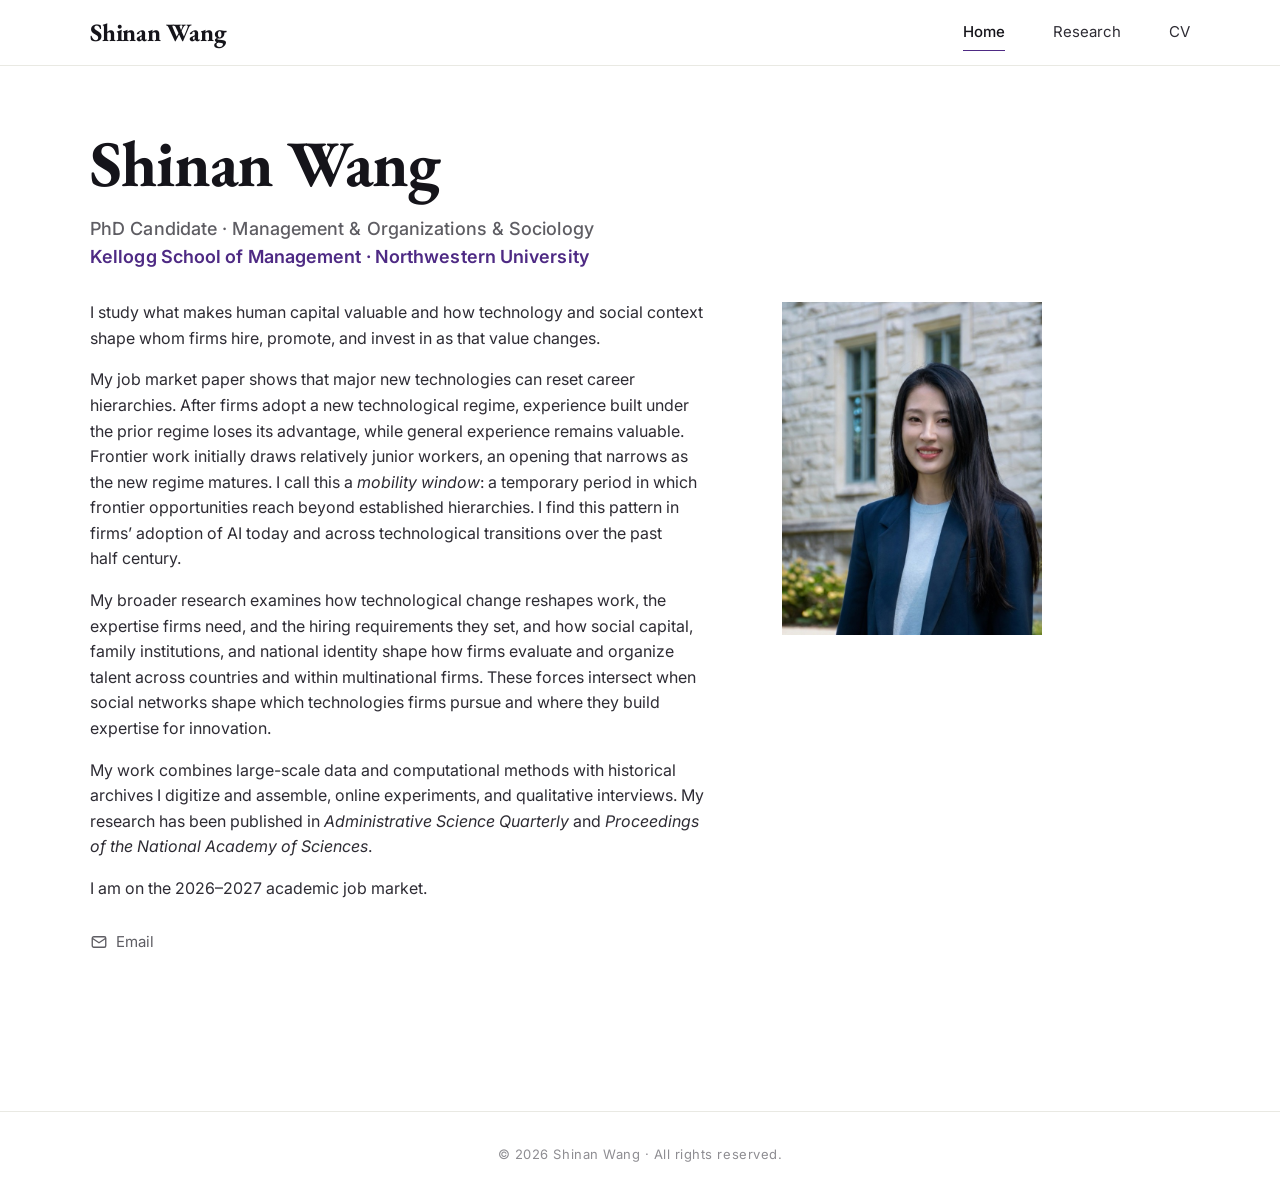
<file: index.html>
<!DOCTYPE html>
<html lang="en">
<head>
<meta charset="UTF-8">
<meta name="viewport" content="width=device-width, initial-scale=1">
<title>Shinan Wang — Kellogg School of Management, Northwestern University</title>
<meta name="description" content="Shinan Wang — PhD Candidate in Management &amp; Organizations &amp; Sociology at the Kellogg School of Management, Northwestern University. Research on technological change, careers, the future of work, and how labor markets differ across societies.">
<link rel="canonical" href="https://www.shinanwang.com/">

<!-- Open Graph -->
<meta property="og:type" content="profile">
<meta property="og:title" content="Shinan Wang — Kellogg School of Management">
<meta property="og:description" content="PhD Candidate at Kellogg. Research on technological change, careers, the future of work, and hiring across societies.">
<meta property="og:url" content="https://www.shinanwang.com/">
<meta property="og:image" content="https://www.shinanwang.com/assets/portrait.jpg?v=14">
<meta name="twitter:card" content="summary_large_image">

<!-- Favicon -->
<link rel="icon" type="image/svg+xml" href="assets/favicon.svg">

<!-- Fonts -->
<link rel="preconnect" href="https://fonts.googleapis.com">
<link rel="preconnect" href="https://fonts.gstatic.com" crossorigin>
<link href="https://fonts.googleapis.com/css2?family=EB+Garamond:wght@500;600;700;800&family=Source+Serif+4:opsz,wght@8..60,400;8..60,500;8..60,600&family=Inter:wght@400;500;600&display=swap" rel="stylesheet">

<link rel="stylesheet" href="assets/site.css?v=3">

<!-- Structured data: helps Google build a knowledge card and disambiguate the name -->
<script type="application/ld+json">
{
  "@context": "https://schema.org",
  "@type": "Person",
  "name": "Shinan Wang",
  "url": "https://www.shinanwang.com",
  "image": "https://www.shinanwang.com/assets/portrait.jpg",
  "jobTitle": "PhD Candidate",
  "email": "shinan.wang@kellogg.northwestern.edu",
  "worksFor": {
    "@type": "CollegeOrUniversity",
    "name": "Kellogg School of Management, Northwestern University"
  },
  "alumniOf": [
    { "@type": "CollegeOrUniversity", "name": "University of Chicago" },
    { "@type": "CollegeOrUniversity", "name": "Brandeis University" }
  ],
  "knowsAbout": ["Technological change", "Future of work", "Careers", "Labor markets", "Hiring", "Artificial intelligence", "Economic sociology", "Organizations"],
  "sameAs": [
    "https://scholar.google.com/citations?user=ywrjT5EAAAAJ&hl=en"
  ]
}
</script>
</head>
<body>

<nav class="site-nav" aria-label="Primary">
  <div class="inner">
    <a href="/" class="brand plain">
      <span class="brand-name">Shinan Wang</span>
    </a>
    <div class="links">
      <a href="/" aria-current="page">Home</a>
      <a href="research.html">Research</a>
      <a href="cv.html">CV</a>
    </div>
  </div>
</nav>

<main>
  <div class="container-wide">

    <section class="hero">
      <div class="hero-text">
        <h1 class="hero-name">Shinan Wang</h1>
        <p class="hero-title">
          PhD Candidate · Management &amp; Organizations &amp; Sociology<br>
          <span class="inst-accent">Kellogg School of Management · Northwestern University</span>
        </p>
        <p class="hero-bio">
          I study what makes human capital valuable and how technology and social context shape whom firms hire, promote, and invest in as that value changes.
        </p>
        <p class="hero-bio">
          My job market paper shows that major new technologies can reset career hierarchies. After firms adopt a new technological regime, experience built under the prior regime loses its advantage, while general experience remains valuable. Frontier work initially draws relatively junior workers, an opening that narrows as the new regime matures. I call this a <em>mobility window</em>: a temporary period in which frontier opportunities reach beyond established hierarchies. I find this pattern in firms&rsquo; adoption of AI today and across technological transitions over the past half century.
        </p>
        <p class="hero-bio">
          My broader research examines how technological change reshapes work, the expertise firms need, and the hiring requirements they set, and how social capital, family institutions, and national identity shape how firms evaluate and organize talent across countries and within multinational firms. These forces intersect when social networks shape which technologies firms pursue and where they build expertise for innovation.
        </p>
        <p class="hero-bio">
          My work combines large-scale data and computational methods with historical archives I digitize and assemble, online experiments, and qualitative interviews. My research has been published in <em>Administrative Science Quarterly</em> and <em>Proceedings of the National Academy of Sciences</em>.
        </p>
        <p class="hero-bio">I am on the 2026&ndash;2027 academic job market.</p>

        <div class="socials">
          <a href="mailto:shinan.wang@kellogg.northwestern.edu" aria-label="Email">
            <svg viewBox="0 0 24 24" fill="none" stroke="currentColor" stroke-width="1.8"><rect x="3" y="5" width="18" height="14" rx="2"></rect><path d="m3 7 9 6 9-6"></path></svg>
            Email
          </a>
        </div>
      </div>

      <div class="hero-portrait">
        <div class="frame" aria-label="Shinan Wang">
          <img src="assets/portrait.jpg?v=14" alt="Shinan Wang">
        </div>
      </div>
    </section>

  </div>
</main>

<footer class="page-footer">
  © 2026 Shinan Wang · All rights reserved.
</footer>

</body>
</html>
</file>
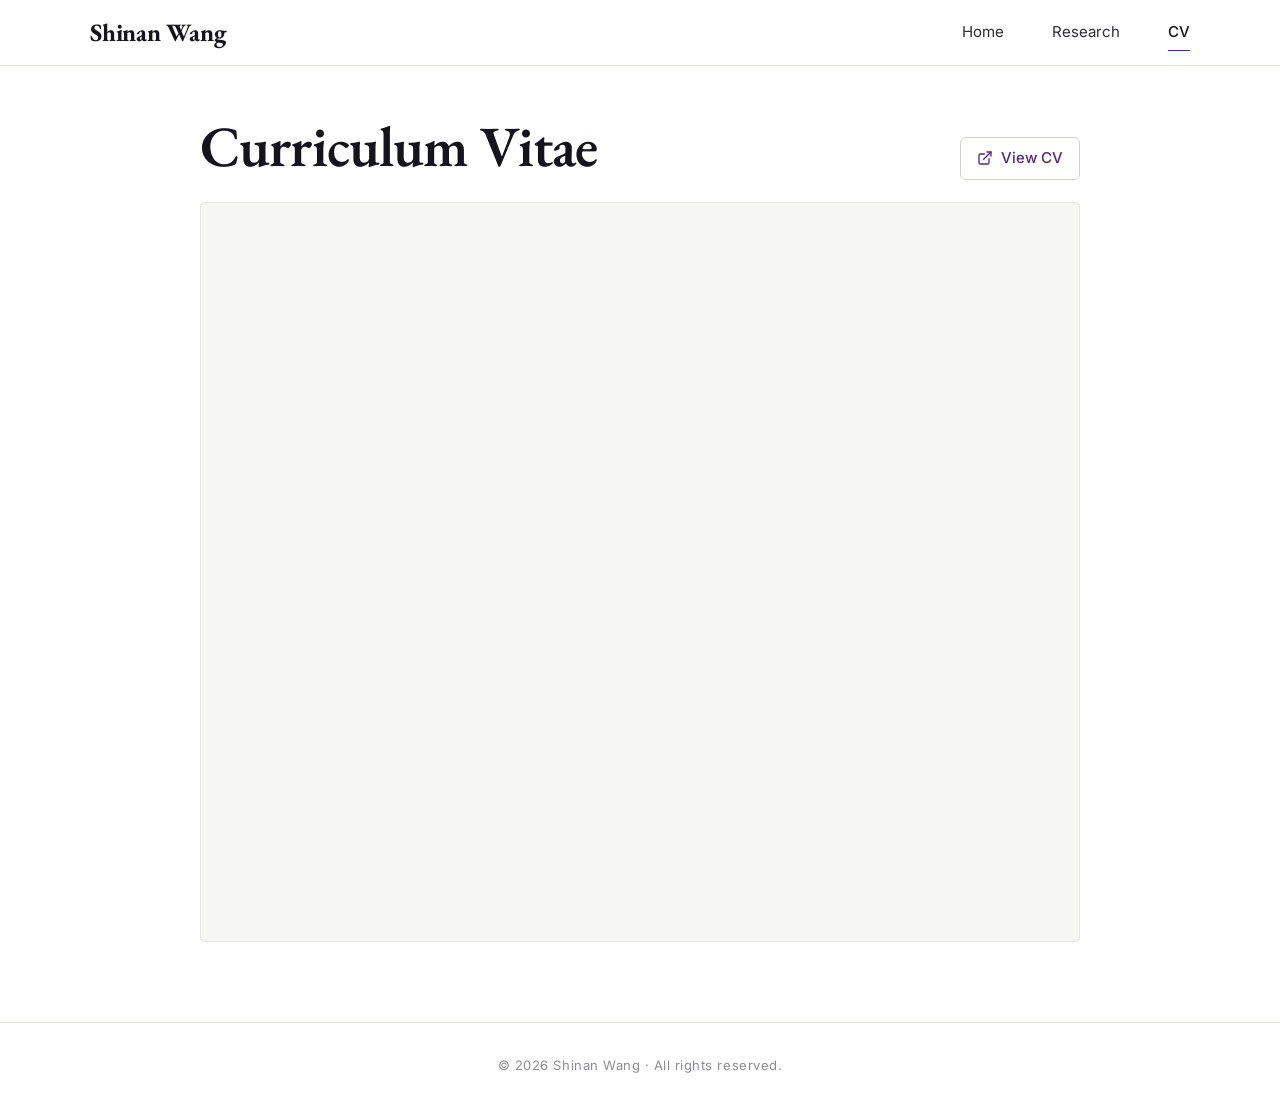
<file: cv.html>
<!DOCTYPE html>
<html lang="en">
<head>
<meta charset="UTF-8">
<meta name="viewport" content="width=device-width, initial-scale=1">
<title>CV — Shinan Wang</title>
<meta name="description" content="Curriculum Vitae — Shinan Wang, Kellogg School of Management, Northwestern University.">
<link rel="canonical" href="https://www.shinanwang.com/cv.html">

<link rel="icon" type="image/svg+xml" href="assets/favicon.svg">

<link rel="preconnect" href="https://fonts.googleapis.com">
<link rel="preconnect" href="https://fonts.gstatic.com" crossorigin>
<link href="https://fonts.googleapis.com/css2?family=EB+Garamond:wght@500;600;700;800&family=Source+Serif+4:opsz,wght@8..60,400;8..60,500;8..60,600&family=Inter:wght@400;500;600&display=swap" rel="stylesheet">

<link rel="stylesheet" href="assets/site.css?v=3">

<style>
  .cv-card {
    padding: 48px 0 0;
    display: flex;
    align-items: baseline;
    justify-content: space-between;
    gap: 20px;
    flex-wrap: wrap;
  }
  .cv-title {
    font-family: var(--font-display);
    font-size: clamp(41px, 5vw, 57px);
    font-weight: 600;
    letter-spacing: -0.015em;
    margin: 0;
  }
  .cv-download {
    font-family: var(--font-sans);
    font-size: 15px;
    font-weight: 500;
    display: inline-flex;
    align-items: center;
    gap: 8px;
    color: var(--accent);
    border: 1px solid var(--rule-strong);
    border-radius: 6px;
    padding: 8px 16px;
    transition: border-color var(--t-fast), color var(--t-fast);
  }
  .cv-download:hover { border-color: var(--accent); text-decoration: none; }
  .cv-download svg { width: 16px; height: 16px; }

  .cv-viewer {
    margin: 22px 0 64px;
    width: 100%;
    aspect-ratio: 8.5 / 11;
    max-height: calc(100vh - 160px);
    border: 1px solid var(--rule);
    border-radius: 4px;
    overflow: hidden;
    background: var(--bg-muted);
  }
  .cv-viewer iframe {
    width: 100%; height: 100%;
    border: 0;
    display: block;
  }
  .cv-fallback {
    padding: 32px;
    text-align: center;
    font-family: var(--font-sans);
    font-size: 15px;
    color: var(--fg-muted);
  }
  .cv-fallback a { color: var(--accent); }

  @media (max-width: 640px) {
    .cv-viewer { display: none; }
    .cv-card { padding: 48px 0 96px; }
  }
</style>

</head>
<body>

<nav class="site-nav" aria-label="Primary">
  <div class="inner">
    <a href="/" class="brand plain">
      <span class="brand-name">Shinan Wang</span>
    </a>
    <div class="links">
      <a href="/">Home</a>
      <a href="research.html">Research</a>
      <a href="cv.html" aria-current="page">CV</a>
    </div>
  </div>
</nav>

<main>
  <div class="container-mid">

    <section class="cv-card">
      <h1 class="cv-title">Curriculum Vitae</h1>
      <!-- TODO: drop your CV PDF into the site root as shinan-wang_cv.pdf -->
      <a class="cv-download" href="shinan-wang_cv.pdf?v=6" target="_blank" rel="noopener">
        <svg viewBox="0 0 24 24" fill="none" stroke="currentColor" stroke-width="2" stroke-linecap="round" stroke-linejoin="round"><path d="M18 13v6a2 2 0 0 1-2 2H5a2 2 0 0 1-2-2V8a2 2 0 0 1 2-2h6"/><path d="M15 3h6v6"/><path d="M10 14 21 3"/></svg>
        View CV
      </a>
    </section>

    <div class="cv-viewer">
      <iframe src="shinan-wang_cv.pdf?v=6#view=FitH&toolbar=0" title="Shinan Wang — CV">
        <div class="cv-fallback">
          Your browser cannot display the inline PDF.
          <a href="shinan-wang_cv.pdf?v=6" target="_blank" rel="noopener">Open the CV in a new tab</a>.
        </div>
      </iframe>
    </div>

  </div>
</main>

<footer class="page-footer">
  © 2026 Shinan Wang · All rights reserved.
</footer>

</body>
</html>
</file>
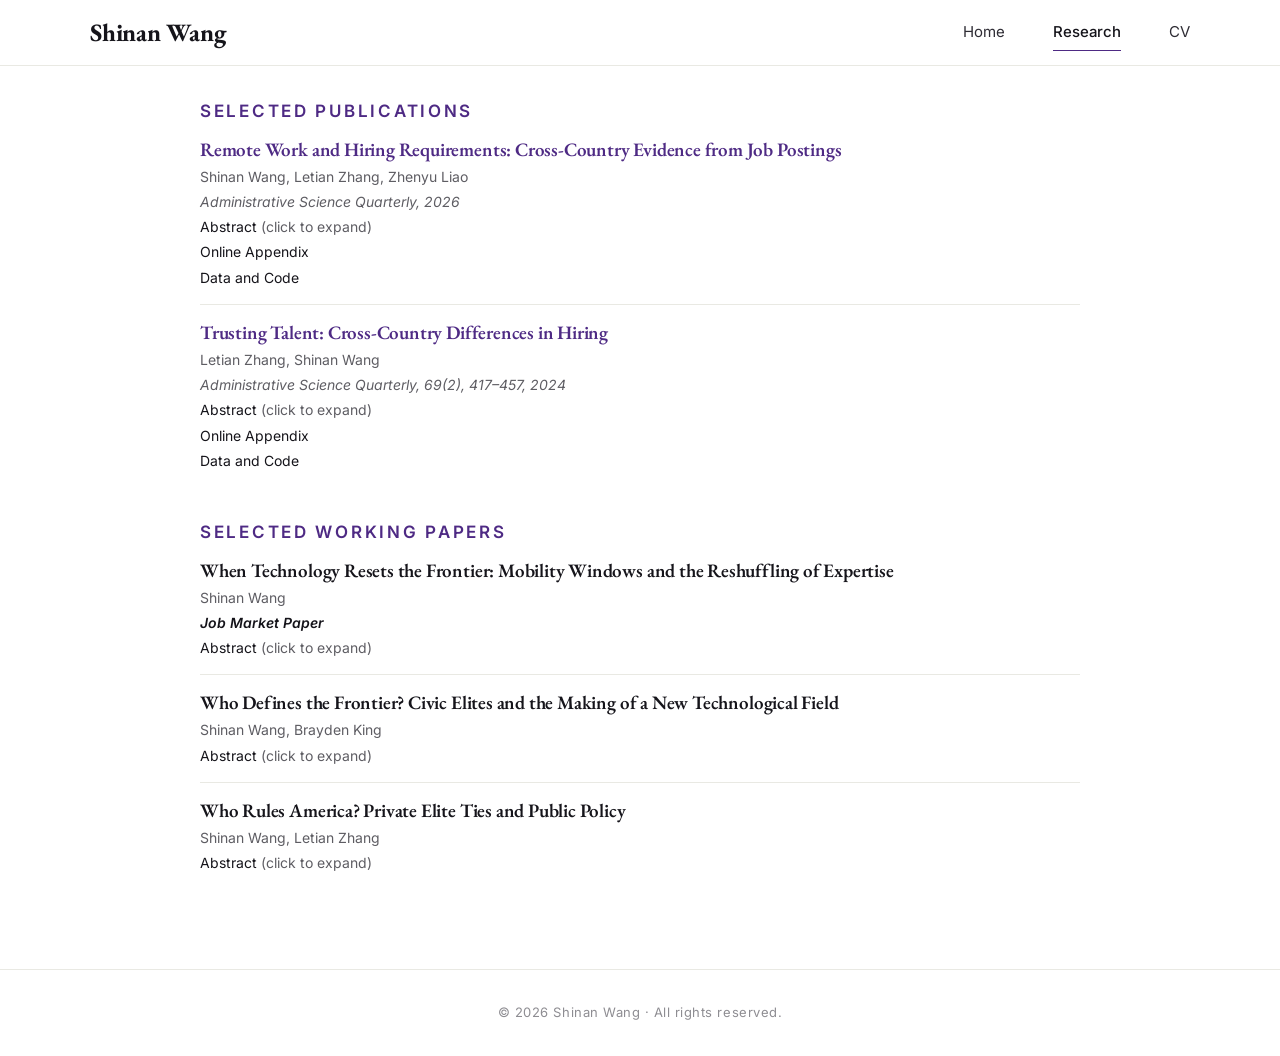
<file: research.html>
<!DOCTYPE html>
<html lang="en">
<head>
<meta charset="UTF-8">
<meta name="viewport" content="width=device-width, initial-scale=1">
<title>Research — Shinan Wang</title>
<meta name="description" content="Research by Shinan Wang on technological change, careers, and the future of work; hiring and skills around the world; and the social fabric of work.">
<link rel="canonical" href="https://www.shinanwang.com/research.html">

<link rel="icon" type="image/svg+xml" href="assets/favicon.svg">

<link rel="preconnect" href="https://fonts.googleapis.com">
<link rel="preconnect" href="https://fonts.gstatic.com" crossorigin>
<link href="https://fonts.googleapis.com/css2?family=EB+Garamond:wght@500;600;700;800&family=Source+Serif+4:opsz,wght@8..60,400;8..60,500;8..60,600&family=Inter:wght@400;500;600&display=swap" rel="stylesheet">

<link rel="stylesheet" href="assets/site.css?v=3">
</head>
<body>

<nav class="site-nav" aria-label="Primary">
  <div class="inner">
    <a href="/" class="brand plain">
      <span class="brand-name">Shinan Wang</span>
    </a>
    <div class="links">
      <a href="/">Home</a>
      <a href="research.html" aria-current="page">Research</a>
      <a href="cv.html">CV</a>
    </div>
  </div>
</nav>

<main>
  <div class="container-mid">

    <section class="section" style="margin-top:36px;">
      <h3 class="paper-group-heading">Selected Publications</h3>

      <!-- ============================================================
           EDITING A PAPER ENTRY:
           - Title  -> the paper PDF/DOI opens when you click the title (edit its href)
           - Abstract -> paste text inside <p class="abs-body">
           - Data and Code -> turn the placeholder into a link:
               <span class="p-line">Online Appendix</span>
        <span class="p-line">Data and Code</span>
               becomes
               <a class="p-line" href="URL" target="_blank" rel="noopener">Data and Code</a>
           ============================================================ -->

      <!-- 1. Remote Work (ASQ 2026) — main PDF + appendix hosted in /papers -->
      <article class="paper-item">
        <h3><a href="papers/remote-work.pdf" target="_blank" rel="noopener">Remote Work and Hiring Requirements: Cross-Country Evidence from Job Postings</a></h3>
        <p class="paper-meta"><span class="me">Shinan Wang</span>, Letian Zhang, Zhenyu Liao</p>
        <p class="paper-venue">Administrative Science Quarterly, 2026</p>
        <details class="abs">
          <summary>Abstract <span class="hint">(click to expand)</span></summary>
          <p class="abs-body">In this article, we show that remote work is associated with higher skill and qualification requirements in hiring. Drawing on qualitative interviews, we identify several mechanisms through which remote work raises hiring standards. By reducing face-to-face interaction and real-time communication, remote work makes training and employee support more challenging, expands the pool of applicants, and leads employers to rely more on quantifiable metrics. We tested these ideas by analyzing over 50 million job postings from 28 European countries between 2018 and 2021 and found that the shift to remote work is associated with a higher number of required skills and greater work experience for a job. These findings indicate that remote work contributes to skill upgrading in the labor market.</p>
        </details>
        <a class="p-line" href="papers/remote-work_appendix.pdf" target="_blank" rel="noopener">Online Appendix</a>
        <a class="p-line" href="papers/Remote_work_Hiring_2026_replication.zip">Data and Code</a>
      </article>

      <!-- 2. Trusting Talent (2024) — main PDF, appendix, and code hosted in /papers -->
      <article class="paper-item">
        <h3><a href="papers/trusting-talent.pdf" target="_blank" rel="noopener">Trusting Talent: Cross-Country Differences in Hiring</a></h3>
        <p class="paper-meta">Letian Zhang, <span class="me">Shinan Wang</span></p>
        <p class="paper-venue">Administrative Science Quarterly, 69(2), 417&ndash;457, 2024</p>
        <details class="abs">
          <summary>Abstract <span class="hint">(click to expand)</span></summary>
          <p class="abs-body">This article argues that a society&rsquo;s level of social trust influences employers&rsquo; hiring strategies. Employers can focus either on applicants&rsquo; potential and select on foundational skills (e.g., social skills, math skills) or on their readiness and select on more-advanced skills (e.g., pricing a derivative). The higher (lower) the social trust&mdash;people&rsquo;s trust in their fellow members of society&mdash;the more (less) employers are willing to invest in employees and grant them role flexibility. Employers in higher-trust societies are therefore more attentive to applicants&rsquo; potential, focusing more on foundational skills than on advanced skills. We empirically test this theory by using a novel dataset of more than 50 million job postings from the 28 European Union countries. We find that the higher a country&rsquo;s social trust, the more its employers require foundational skills instead of advanced skills. Our identification strategy takes advantage of multinational firms in our sample and uses measures of bilateral (country-to-country) trust to predict job requirements, while including an instrumental variable and fixed effects on country, year, employer, and occupation. These findings suggest a novel pathway by which social trust shapes employment practices and organizational strategies.</p>
        </details>
        <a class="p-line" href="papers/trusting-talent_appendix.pdf" target="_blank" rel="noopener">Online Appendix</a>
        <a class="p-line" href="papers/trusting-talent_code.zip">Data and Code</a>
      </article>

    </section>

    <section class="section" style="margin-top:24px;">
      <h3 class="paper-group-heading">Selected Working Papers</h3>

      <!-- Job Market Paper -->
      <article class="paper-item">
        <h3>When Technology Resets the Frontier: Mobility Windows and the Reshuffling of Expertise</h3>
        <p class="paper-meta"><span class="me">Shinan Wang</span></p>
        <p class="paper-venue"><strong>Job Market Paper</strong></p>
        <details class="abs">
          <summary>Abstract <span class="hint">(click to expand)</span></summary>
          <p class="abs-body">Major technological revolutions do more than change the skills organizations demand. They also reshape who reaches the frontier. I argue that technological transitions can weaken the career advantage associated with prior-regime experience, opening temporary mobility windows for less-experienced workers. I examine this argument using longitudinal career histories from Revelio Labs and U.S. patent records spanning nine technological transitions between 1976 and 2023. Around firms&rsquo; adoption of artificial intelligence, entry into AI roles becomes more concentrated among workers with less labor-market experience. Prior computing experience becomes associated with less advancement and greater turnover, while general labor-market experience remains valuable. Similar patterns emerge across earlier technological transitions: frontier work disproportionately involves inventors earlier in their patenting careers, while more prior-regime experience is associated with higher turnover and less influential innovations. The initial gap in inventor seniority narrows as the new regime matures. Together, these findings identify mobility windows as recurring periods in which technological change interrupts established career advantage within firms.</p>
        </details>
      </article>

      <article class="paper-item">
        <h3>Who Defines the Frontier? Civic Elites and the Making of a New Technological Field</h3>
        <p class="paper-meta"><span class="me">Shinan Wang</span>, Brayden King</p>
        <details class="abs">
          <summary>Abstract <span class="hint">(click to expand)</span></summary>
          <p class="abs-body">New technological fields do not emerge from technical possibility alone. Before firms invest in a new domain, they must first come to see it as a legitimate problem worth solving. We examine how environmental technologies became objects of corporate invention before strong markets or regulatory mandates had developed. We combine historical data on environmental charities, elite social affiliations, and U.S. patents from 1900 to 2000. Using these data, we first ask whether the emergence of environmental organizations in local communities changed the direction of inventive activity. We then examine whether firms whose executives were socially connected to environmental elites through shared club memberships became more likely to produce environmental inventions. We find that counties produce a higher share of environmental patents after the founding of their first environmental charity, with no comparable increase following the founding of charities in unrelated domains. We also find that firms become more likely to develop environmental technologies when their executives are socially connected to environmental elites. These patterns emerge before the expansion of modern environmental regulation and are especially visible in how inventors describe the purpose of their work. Our findings show how civic organizations and elite networks can shape the direction of innovation by influencing which social problems firms come to recognize as credible domains for technical investment.</p>
        </details>
      </article>

      <article class="paper-item">
        <h3>Who Rules America? Private Elite Ties and Public Policy</h3>
        <p class="paper-meta"><span class="me">Shinan Wang</span>, Letian Zhang</p>
        <details class="abs">
          <summary>Abstract <span class="hint">(click to expand)</span></summary>
          <p class="abs-body">Modern liberal democracy rests on the idea that public authority should be insulated from private economic power. The United States is often treated as a leading case. We test that idea by examining whether private social ties between politicians and business leaders shape congressional voting. We digitize U.S. social club records and link them to members of Congress, business executives, roll call votes, and floor debate across the twentieth century. Using these data, we then identify bills with clear industry stakes and ask whether legislators connected to affected executives are more likely to vote in ways that benefit those interests. We find strong evidence that they are. The pattern is strongest for high-importance bills and when connected executives&rsquo; firms have a direct stake in the policy. Our findings point to a form of influence that is distinct from formal lobbying and campaign finance. More broadly, they suggest that the functioning of American political institutions cannot be understood from formal rules alone, as private elite ties can still shape public decisions.</p>
        </details>
      </article>

    </section>

  </div>
</main>

<footer class="page-footer">
  © 2026 Shinan Wang · All rights reserved.
</footer>

</body>
</html>
</file>
<file: assets/site.css>
/* ============================================================
   Shinan Wang — personal website
   ============================================================ */

:root {
  --bg: #ffffff;
  --bg-elev: #ffffff;
  --bg-muted: #f6f6f3;
  --fg: #15141a;
  --fg-soft: #2e2c34;
  --fg-muted: #5e5d63;
  --fg-faint: #8e8d92;
  --author-self: #7d7c82;  /* coauthor gray, a touch darker — own-name byline */
  --rule: #e9e9e3;
  --rule-strong: #d3d3cc;

  --accent: #4E2A84;       /* Northwestern purple */
  --accent-soft: #6b4aa3;
  --accent-ink: #3a1f63;
  --accent-tint: #efe8f5;

  --cv-heading: #4f7c8d;   /* steel-teal — matches CV section headings */

  --font-display: "EB Garamond", Georgia, serif;
  --font-body: "Source Serif 4", "Source Serif Pro", Georgia, "Times New Roman", serif;
  --font-sans: "Inter", -apple-system, BlinkMacSystemFont, "Segoe UI", sans-serif;
  --font-mono: "JetBrains Mono", ui-monospace, Menlo, monospace;

  --wide: 1100px;
  --mid: 880px;
  --narrow: 680px;
  --gutter: clamp(20px, 5vw, 56px);

  --t-fast: 120ms;
  --t-med: 220ms;
}

html { color-scheme: light; }

* { box-sizing: border-box; }
html { scroll-behavior: smooth; }
body {
  margin: 0;
  background: var(--bg);
  color: var(--fg);
  font-family: var(--font-body);
  font-size: 19px;
  line-height: 1.65;
  -webkit-font-smoothing: antialiased;
  text-rendering: optimizeLegibility;
}
@media (min-width: 720px) { body { font-size: 20px; } }
@media (min-width: 1000px) { body { font-size: 21px; } }

p { margin: 0 0 1em; text-wrap: pretty; }
a { color: var(--accent); text-decoration: none; }
a:hover { color: var(--accent-ink); text-decoration: underline; text-underline-offset: 3px; }
a.plain { color: inherit; }
a.plain:hover { color: var(--accent); text-decoration: none; }

em, i { font-style: italic; }
strong { font-weight: 600; color: var(--fg); }
hr { border: 0; border-top: 1px solid var(--rule); margin: 2.5rem 0; }

h1, h2, h3, h4 {
  font-family: var(--font-display);
  font-weight: 600;
  line-height: 1.15;
  color: var(--fg);
  margin: 0 0 0.6em;
  letter-spacing: -0.01em;
}

.eyebrow {
  font-family: var(--font-sans);
  font-size: 12px;
  font-weight: 500;
  letter-spacing: 0.14em;
  text-transform: uppercase;
  color: var(--fg-muted);
  margin: 0 0 14px;
}

/* ------------------------------------------------------------ NAV */
.site-nav {
  position: sticky; top: 0; z-index: 20;
  background: var(--bg);
  border-bottom: 1px solid var(--rule);
  padding: 0 var(--gutter);
}
.site-nav .inner {
  max-width: var(--wide);
  margin: 0 auto;
  padding: 12px 0;
  display: flex; align-items: center; justify-content: space-between; gap: 1.5rem;
}
.site-nav .brand {
  font-family: var(--font-display);
  font-size: 25px;
  font-weight: 700;
  letter-spacing: -0.01em;
  color: var(--fg);
  display: inline-flex; align-items: center; gap: 14px;
}
.site-nav .brand:hover { color: var(--fg); }
.site-nav .links {
  display: flex; gap: clamp(1.6rem, 4vw, 3rem); align-items: center;
}
.site-nav .links a {
  font-family: var(--font-sans);
  font-size: 15px;
  font-weight: 400;
  color: var(--fg-soft);
  padding: 2px 0;
  position: relative;
}
.site-nav .links a:hover { color: var(--accent); text-decoration: none; }
.site-nav .links a[aria-current="page"] {
  color: var(--fg);
  font-weight: 500;
}
.site-nav .links a[aria-current="page"]::after {
  content: "";
  position: absolute; left: 0; right: 0; bottom: -4px;
  height: 1.5px; background: var(--accent);
}
@media (max-width: 520px) {
  .site-nav .inner { padding: 14px 0; }
  .site-nav .brand { font-size: 19px; }
  .site-nav .links { gap: 14px; }
  .site-nav .links a { font-size: 14px; }
}
@media (max-width: 640px) {
  .hero-name { font-size: 43px; }
  .hero { padding: 32px 0 32px; gap: 24px; }
  .hero-portrait { order: -1; max-width: 250px; justify-self: center; }
}

/* ------------------------------------------------------------ LAYOUT */
main { padding: 0 var(--gutter); }
.container-wide   { max-width: var(--wide);   margin: 0 auto; }
.container-mid    { max-width: var(--mid);    margin: 0 auto; }
.container-narrow { max-width: var(--narrow); margin: 0 auto; }

.section { margin: 28px 0; }
@media (min-width: 720px) { .section { margin: 36px 0; } }

/* ------------------------------------------------------------ HERO */
.hero {
  padding: 60px 0 40px;
  display: grid;
  grid-template-columns: 1fr;
  gap: 40px;
  align-items: center;
  min-height: calc(100vh - 200px);
}
.hero-text { max-width: 720px; }
.hero-name {
  font-family: var(--font-display);
  font-size: 65px;
  font-weight: 700;
  line-height: 1.02;
  letter-spacing: -0.015em;
  color: var(--fg);
  margin: 0 0 18px;
}
.hero-name .ee-small {
  font-size: 0.82em;
  font-weight: 700;
  letter-spacing: -0.005em;
}
.hero-title {
  font-family: var(--font-sans);
  font-size: 18px;
  font-weight: 500;
  letter-spacing: 0.005em;
  color: var(--fg-muted);
  line-height: 1.6;
  margin: 0 0 28px;
}
.hero-title .inst-accent { color: var(--accent); font-weight: 600; }
.hero-bio {
  font-family: var(--font-sans);
  font-size: 16px;
  line-height: 1.6;
  color: var(--fg-soft);
  max-width: 80ch;
}

/* Portrait */
.hero-portrait {
  width: 100%;
  max-width: 250px;
  justify-self: start;
}
.hero-portrait .frame {
  overflow: hidden;
  position: relative;
  border-radius: 0;
}
.hero-portrait .frame img {
  width: 100%; height: auto;
  display: block;
}

@media (min-width: 820px) {
  .hero {
    grid-template-columns: minmax(0, 620px) 260px;
    justify-content: start;
    align-items: start;
    column-gap: 72px;
    padding: 64px 0 72px;
    min-height: auto;
  }
  .hero-portrait {
    width: 260px; max-width: 260px;
    justify-self: start;
    align-self: start;
    margin-top: 172px;
    margin-right: 0;
  }
}

/* ------------------------------------------------------------ SOCIALS */
.socials {
  display: flex; gap: 18px; margin-top: 24px;
  font-family: var(--font-sans); font-size: 15px;
}
.socials a {
  color: var(--fg-muted);
  display: inline-flex; align-items: center; gap: 8px;
  padding: 4px 0;
  border-bottom: 1px solid transparent;
}
.socials a:hover { color: var(--accent); text-decoration: none; border-bottom-color: var(--accent); }
.socials svg { width: 18px; height: 18px; }

/* ------------------------------------------------------------ SECTION HEADERS */
.page-title {
  font-family: var(--font-display);
  font-size: clamp(41px, 5vw, 57px);
  font-weight: 600;
  letter-spacing: -0.015em;
  line-height: 1.1;
  color: var(--fg);
  margin: 0 0 18px;
}
.page-lead {
  font-family: var(--font-body);
  font-size: 20px;
  line-height: 1.55;
  color: var(--fg-soft);
  max-width: 100%;
  margin: 0;
}
.research-interests-label {
  font-family: var(--font-sans);
  font-size: 14px;
  font-weight: 600;
  letter-spacing: 0.16em;
  text-transform: uppercase;
  color: var(--accent);
  margin: 0 0 12px;
}
.research-interests {
  font-family: var(--font-body);
  font-size: 18px;
  color: var(--fg-soft);
  line-height: 1.6;
  margin: 0;
  max-width: 100%;
}
.section-head { margin-bottom: 16px; }
.section-head h2 {
  font-family: var(--font-sans);
  font-size: 17px;
  font-weight: 600;
  letter-spacing: 0.16em;
  text-transform: uppercase;
  color: var(--accent);
  margin: 0 0 20px;
}
.section-head p {
  font-family: var(--font-sans);
  color: var(--fg);
  max-width: 100%;
  margin: 0;
  font-size: 16px;
  line-height: 1.6;
}

/* ------------------------------------------------------------ NEWS LIST */
.news-list { list-style: none; padding: 0; margin: 0; }
.news-list li {
  display: grid;
  grid-template-columns: 1fr;
  gap: 4px 20px;
  padding: 18px 0;
  border-top: 1px solid var(--rule);
}
.news-list li:last-child { border-bottom: 1px solid var(--rule); }
.news-list .when {
  font-family: var(--font-sans);
  font-size: 13px; letter-spacing: 0.06em; text-transform: uppercase;
  color: var(--fg-muted);
}
.news-list .what {
  font-family: var(--font-body);
  font-size: 19px;
  color: var(--fg);
  line-height: 1.55;
}
@media (min-width: 640px) {
  .news-list li { grid-template-columns: 130px 1fr; gap: 20px; padding: 16px 0; align-items: baseline; }
  .news-list .when { padding-top: 3px; }
}

.section-head .research-line { margin: 0 0 0.45em; padding-left: 1.6em; }
/* empty line before the first stream and after the last */
.section-head p:not(.research-line) + .research-line { margin-top: 1em; }
.section-head .research-line:has(+ p:not(.research-line)) { margin-bottom: 1em; }

/* ------------------------------------------------------------ PAPERS */
.paper-group-heading {
  font-family: var(--font-sans);
  font-size: 17px;
  font-weight: 600;
  letter-spacing: 0.16em;
  text-transform: uppercase;
  color: var(--accent);
  margin: 48px 0 14px;
}
.paper-group-heading:first-of-type { margin-top: 0; }
/* Box-free paper list with a thin left rule per entry. Status above the title:
   "R&R at <venue>", quiet; one notch-smaller, semibold title; First-Last names. */
.papers { list-style: none; padding: 0; margin: 0; }
.papers > li {
  padding: 11px 0;
  border-top: 1px solid var(--rule);
  display: flex;
  flex-direction: column;
  gap: 3px;
}
.papers > li:first-child { border-top: none; padding-top: 0; }
.papers > li:last-child { padding-bottom: 0; }
/* Whole status line italic, one size + one color. */
.p-status { font-family: var(--font-sans); font-size: 14.5px; font-style: italic; color: var(--fg-muted); margin: 0; }
.p-status .st,
.p-status .conj,
.p-status .vn { font-style: italic; font-weight: 400; color: inherit; }
.p-title {
  font-family: var(--font-sans);
  font-size: 16px;
  font-weight: 600;
  line-height: 1.3;
  color: var(--fg-soft);
  margin: 0;
}
.p-auth {
  font-family: var(--font-sans);
  font-size: 14px;
  color: var(--fg-soft);
  margin: 0;
  line-height: 1.5;
}
.p-auth .me { color: var(--fg); font-weight: 400; }
.eq-note { color: var(--accent); font-weight: 600; }
.eq-note-label {
  font-size: 12px;
  font-weight: 400;
  color: var(--fg-muted);
  font-style: italic;
  margin-left: 4px;
}
.p-note {
  font-family: var(--font-sans);
  font-size: 14px;
  font-style: italic;
  color: var(--fg-muted);
  margin: -1px 0 0;
  padding-left: 26px;
  line-height: 1.5;
}
.p-note::before { content: "– "; margin-left: -14px; font-style: normal; color: var(--fg-faint); }

/* ------------------------------------------------------------ CONTACT */
.contact-grid {
  display: grid;
  grid-template-columns: 1fr;
  gap: 18px;
  font-family: var(--font-sans);
  font-size: 15px;
}
@media (min-width: 640px) {
  .contact-grid { grid-template-columns: auto 1fr; column-gap: 40px; row-gap: 12px; }
}
.contact-grid .key {
  font-weight: 500;
  letter-spacing: 0.08em;
  text-transform: uppercase;
  font-size: 12px;
  color: var(--fg-muted);
  align-self: center;
}

/* Obfuscated email */
.obf-email {
  font-family: var(--font-mono);
  font-size: 0.95em;
  color: var(--fg);
  user-select: all;
}
.obf-email .obf-sep {
  color: var(--accent);
  font-weight: 500;
}

/* ------------------------------------------------------------ FOOTER */
.page-footer {
  border-top: 1px solid var(--rule);
  padding: 32px var(--gutter);
  margin-top: 80px;
  color: var(--fg-faint);
  font-family: var(--font-sans);
  font-size: 13px;
  letter-spacing: 0.04em;
  text-align: center;
}
.page-footer a { color: var(--fg-muted); }

/* ------------------------------------------------------------ PAPER ITEMS (abstract + links) */
.paper-item {
  display: flex;
  flex-direction: column;
  gap: 5px;                 /* one uniform gap between every row */
  padding: 16px 0;
  border-top: 1px solid var(--rule);
}
.paper-item:first-of-type { border-top: none; padding-top: 2px; }
.paper-item h3 {
  font-family: var(--font-display);
  font-size: 19px;
  font-weight: 600;
  line-height: 1.25;
  margin: 0;
}
.paper-item h3 a { color: var(--accent); }
.paper-item h3 a:hover { color: var(--accent-ink); text-decoration: underline; text-underline-offset: 3px; }

/* Evenly-spaced single-line rows below the title:
   authors, venue, abstract toggle, and each link — all share the same rhythm. */
.paper-item .paper-meta,
.paper-item .paper-venue,
.paper-item .p-line,
.paper-item details.abs > summary {
  font-family: var(--font-sans);
  font-size: 14px;
  line-height: 1.45;
  margin: 0;
}
.paper-meta { color: var(--fg-muted); }
.paper-meta .me { color: inherit; font-weight: inherit; }
.paper-venue { font-style: italic; color: var(--fg-muted); }

/* Abstract toggle — "Abstract (click to expand)" */
details.abs { margin: 0; }
details.abs > summary {
  display: block;
  width: fit-content;
  color: var(--fg);
  cursor: pointer;
  list-style: none;
  margin: 0;               /* summary spacing handled by shared rule above */
}
details.abs > summary::-webkit-details-marker { display: none; }
details.abs > summary:hover { color: var(--accent); }
details.abs > summary .hint { color: var(--fg-muted); }
details.abs[open] > summary .hint { display: none; }
details.abs .abs-body {
  font-family: var(--font-sans);
  font-size: 14.5px;
  line-height: 1.55;
  color: var(--fg-soft);
  margin: 7px 0 0;
  max-width: 72ch;
}

/* Stacked links, each on its own line */
.p-line { display: block; }
a.p-line { color: var(--fg); }
a.p-line:hover { color: var(--accent); }
span.p-line { color: var(--fg-faint); }   /* placeholder until a URL is added */

/* ------------------------------------------------------------ PRINT */
@media print {
  .site-nav, .page-footer { display: none !important; }
  main { padding: 0; }
  details.abs .abs-body { display: block !important; }
}
</file>
